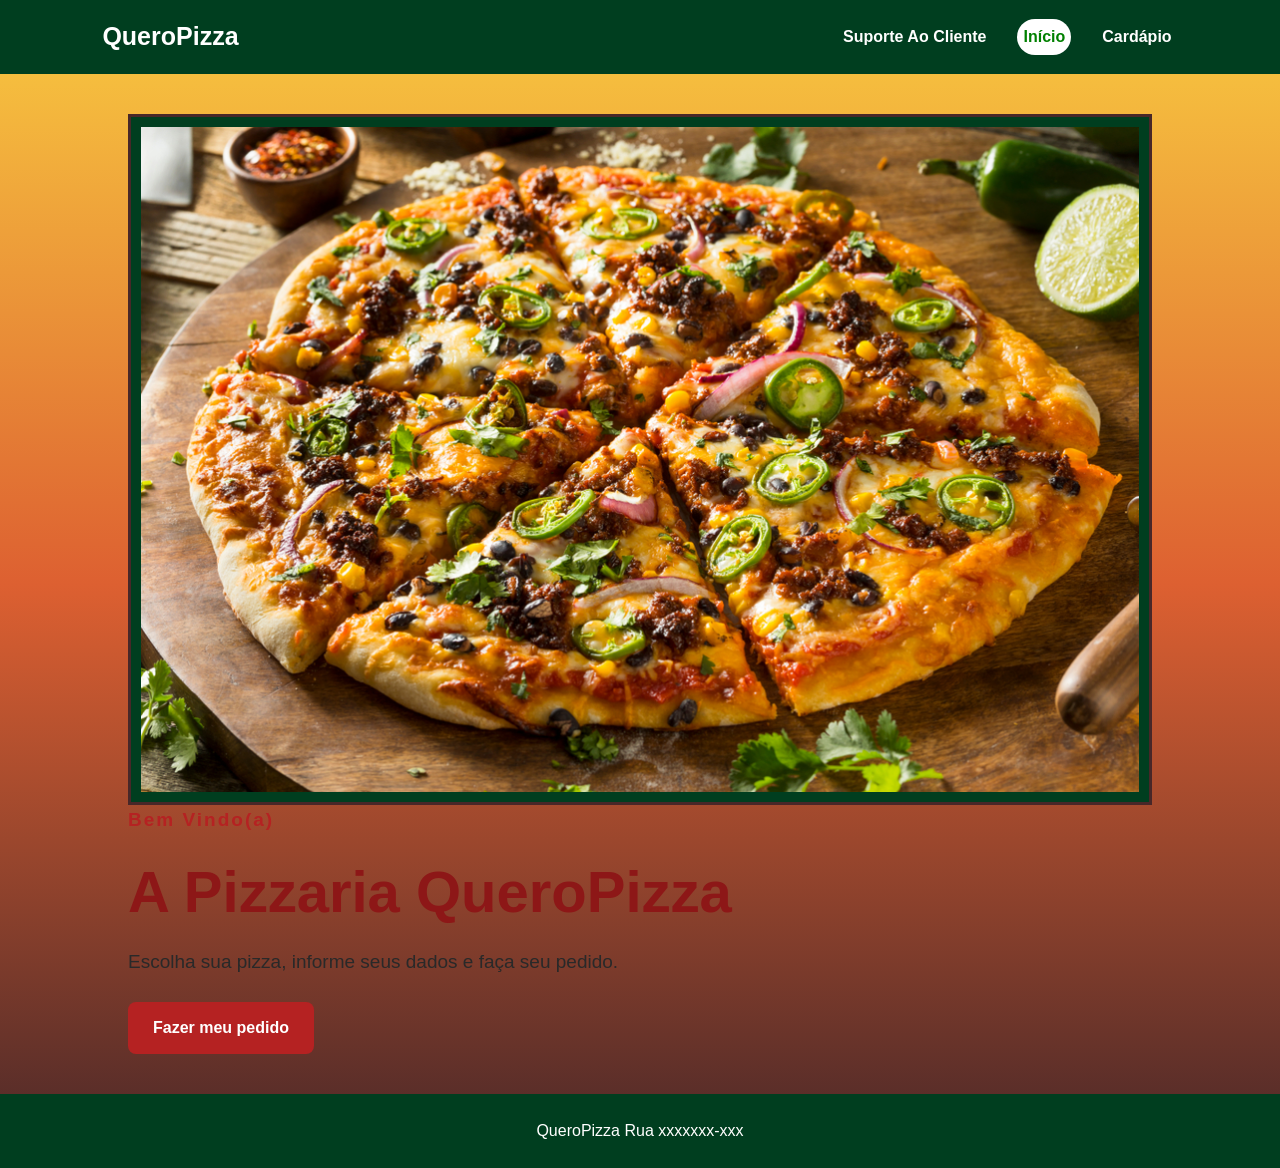
<file: index.html>
<!DOCTYPE html>
<html lang="pt-BR">
<head>
    <meta charset="UTF-8">
    <meta name="viewport" content="width=device-width, initial-scale=1.0">
    <title>Pizzaria QueroPizza</title>
    <link rel="stylesheet" href="css/style.css">
    <link rel="stylesheet" href="css/reset.css">
</head>
<body>

<header>
    <div class="logo">QueroPizza</div>
    <nav class="site-nav" aria-label="Menu Principal">
        <a href="contato.html">Suporte Ao Cliente</a>
        <a href="index.html" aria-current="page">Início</a>
        <a href="cardapio.html">Cardápio</a>
    </nav>
</header>
<main>
    <section id="inicio" class="hero">
        <div>
          <img class="imagem-principal"src="./images/pizza-mexicana.jpg" alt="">
            <p class="tag">Bem Vindo(a)</p>
            <h1>A Pizzaria QueroPizza</h1>
            <p>Escolha sua pizza, informe seus dados e faça seu pedido.</p>
            <a class="botao" href="cardapio.html">Fazer meu pedido</a>
        </div>
    </section>
</main>

<footer>
    <p>QueroPizza Rua xxxxxxx-xxx</p>
</footer>

<script>
    function pedirPizza(nomePizza) {
        window.location.href = "pedido.html?pizza=" + encodeURIComponent(nomePizza);
    }
</script>
</body>
</html>
</file>
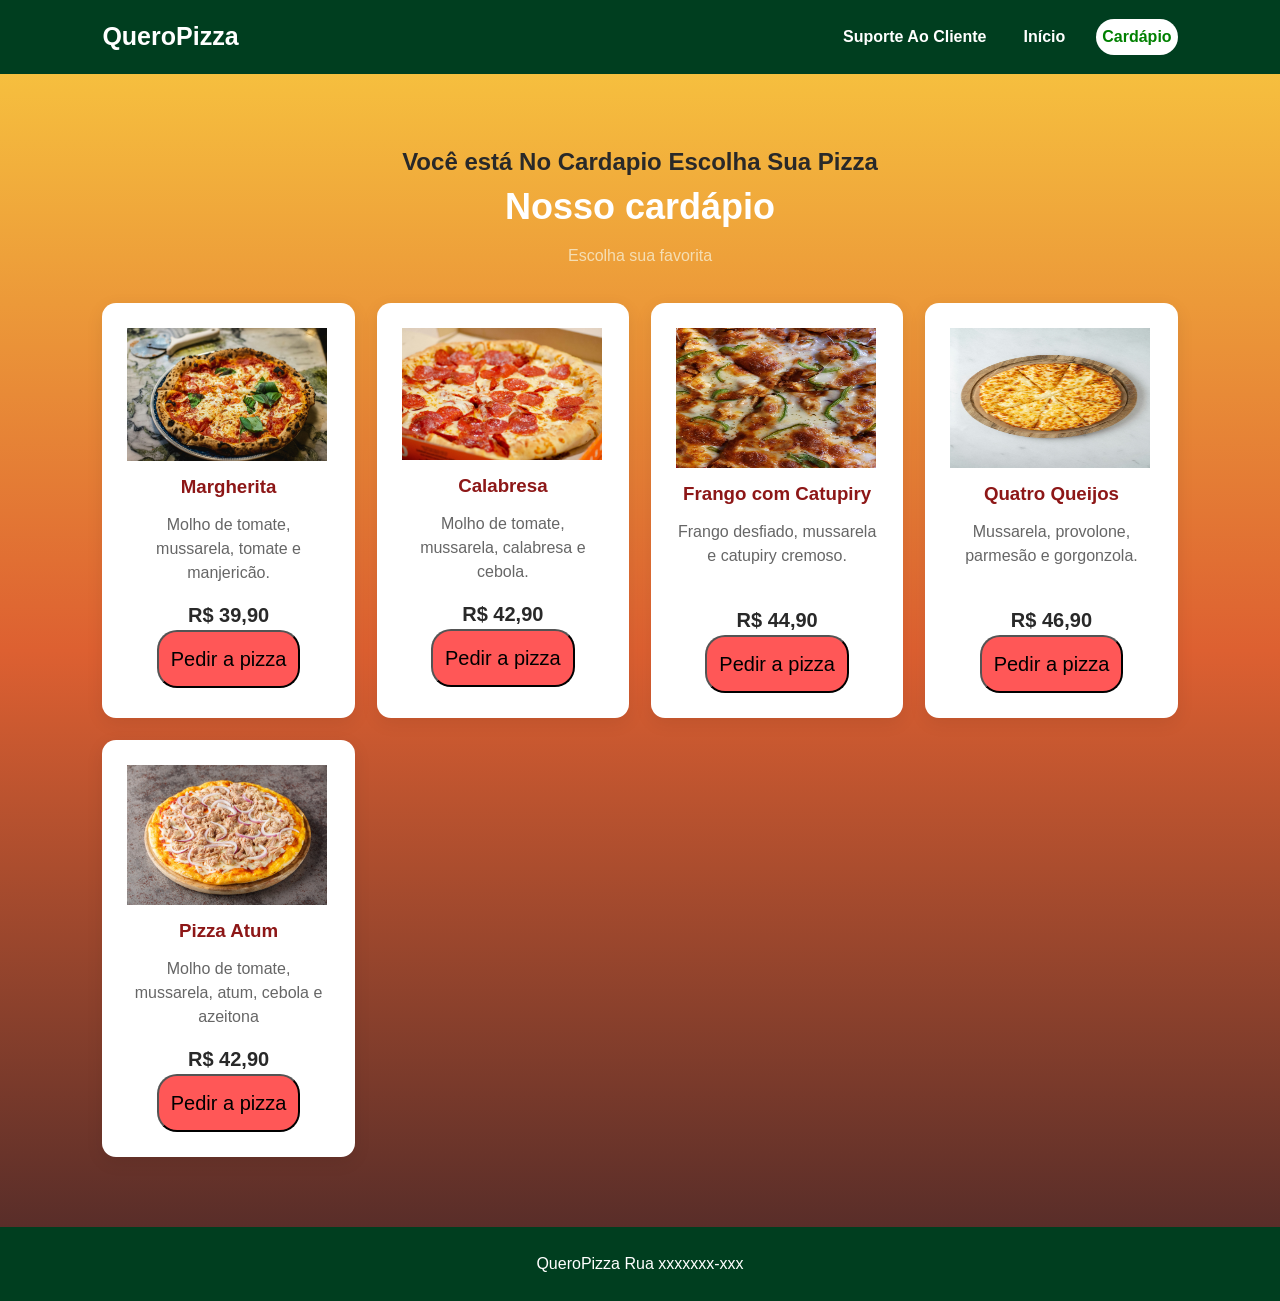
<file: cardapio.html>
<!DOCTYPE html>
<html lang="en">
<head>
  <meta charset="UTF-8">
  <meta name="viewport" content="width=device-width, initial-scale=1.0">
  <title>Cardápio</title>
  <link rel="stylesheet" href="css/style.css">
  <link rel="stylesheet" href="css/reset.css">
</head>
<body>
<header>
    <div class="logo">QueroPizza</div>
    <nav class="site-nav" aria-label="Menu principal">
        <a href="contato.html">Suporte Ao Cliente</a>
        <a href="index.html">Início</a>
        <a href="cardapio.html" aria-current="page">Cardápio</a>
    </nav>
</header>

<section id="cardapio" class="secao">
    <h1>Você está No Cardapio Escolha Sua Pizza</h1>
    <h2>Nosso cardápio</h2>
    <p class="subtitulo">Escolha sua favorita</p>

    <div class="cards">
        <article class="card">
            <div class="pizza">
                <img src="./images/pizza_margherita.jpg" width="200" alt="pizza_margherita">
            </div>
            <h3>Margherita</h3>
            <p>Molho de tomate, mussarela, tomate e manjericão.</p>
            <strong>R$ 39,90</strong>
            <button class="card-pizza__botao" onclick="pedirPizza('Margherita - R$ 39,90')">
                Pedir a pizza
            </button>
        </article>
        <article class="card">
            <div class="pizza">
                <img src="./images/pizza_calabresa.jpg" width="200" alt="pizza-calabresa">
            </div>
            <h3>Calabresa</h3>
            <p>Molho de tomate, mussarela, calabresa e cebola.</p>
            <strong>R$ 42,90</strong>
            <button class="card-pizza__botao" onclick="pedirPizza('Calabresa - R$ 42,90')">
                Pedir a pizza
            </button>
        </article>

        <article class="card">
            <div class="pizza">
                <img src="./images/pizza_frango_catupiry.jpg" alt="pizza_frango_catupiry" width="200" height="140">
            </div>
            <h3>Frango com Catupiry</h3>
            <p>Frango desfiado, mussarela e catupiry cremoso.</p>
            <strong>R$ 44,90</strong>
            <button class="card-pizza__botao" onclick="pedirPizza('Frango com Catupiry - R$ 44,90')">
                Pedir a pizza
            </button>
        </article>

        <article class="card">
            <div class="pizza">
                <img src="./images/pizza_quatro_queijo.jpg" alt="pizza_quatro_queijo" width="200" height="140">
            </div>
            <h3>Quatro Queijos</h3>
            <p>Mussarela, provolone, parmesão e gorgonzola.</p>
            <strong>R$ 46,90</strong>
            <button class="card-pizza__botao" onclick="pedirPizza('Quatro Queijos - R$ 46,90')">
                Pedir a pizza
            </button>
        </article>
        <!---- pizza atum -->
        <article class="card">
            <div class="pizza">
                <img src="./images/pizza-atum.jpg" alt="pizza_quatro_queijo" width="200" height="140">
            </div>
            <h3>Pizza Atum</h3>
            <p>Molho de tomate, mussarela, atum, cebola e azeitona</p>
            <strong>R$ 42,90</strong>
            <button class="card-pizza__botao" onclick="pedirPizza('Pizza Atum - R$ 42,90')">
                Pedir a pizza
            </button>
        </article>


    </div>
</section>
    </main>

<footer>
    <p>QueroPizza Rua xxxxxxx-xxx</p>
</footer>
<script>
    function pedirPizza(nomePizza) {
        window.location.href = "pedido.html?pizza=" + encodeURIComponent(nomePizza);
    }
</script>

</body>
</html>
</file>
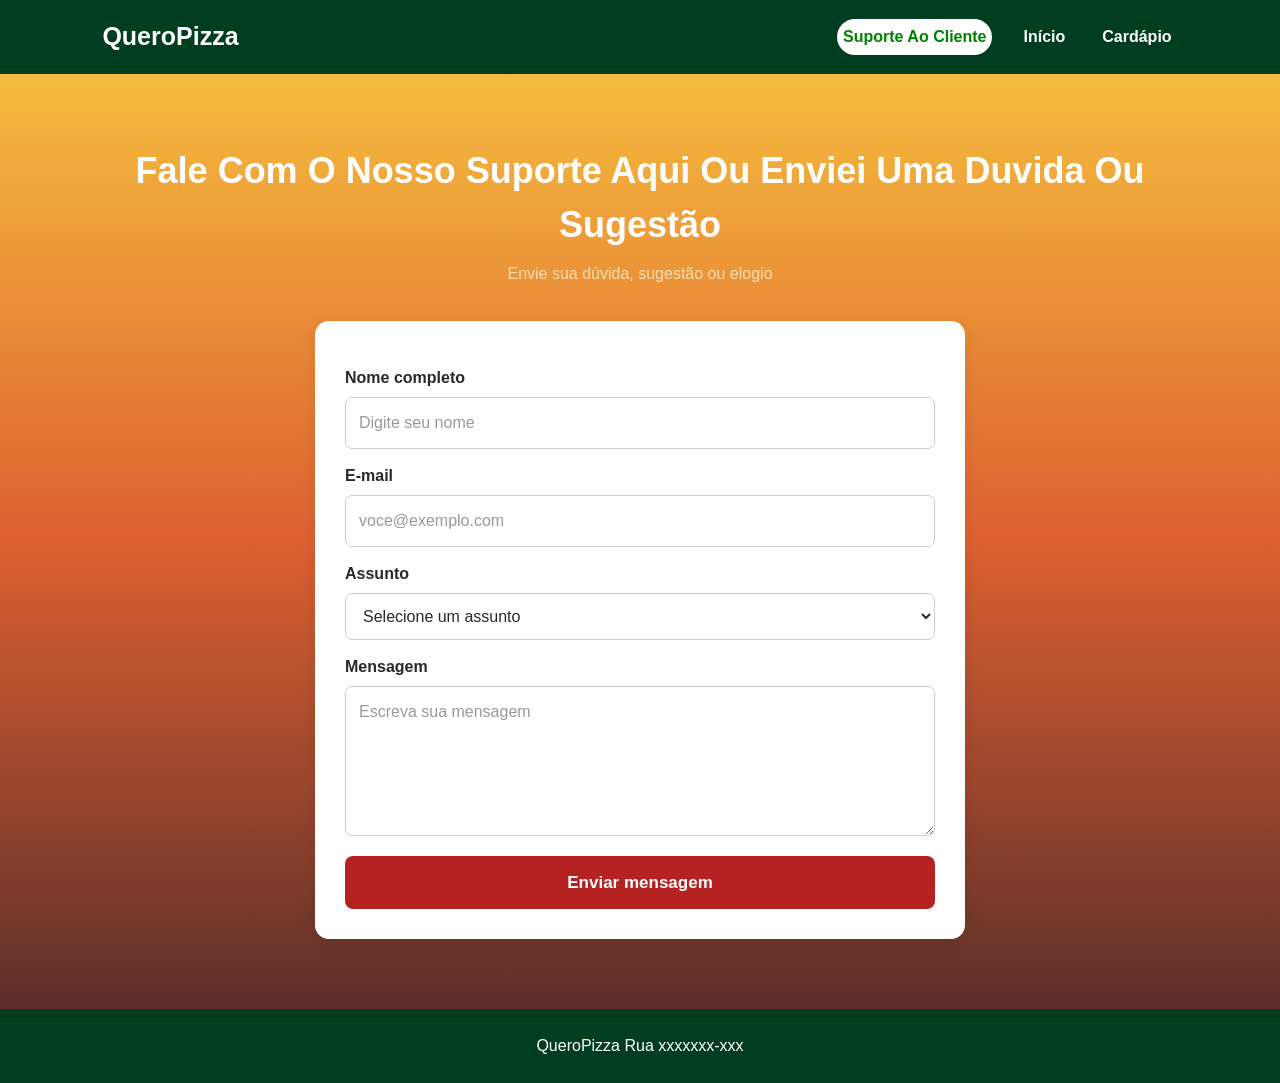
<file: contato.html>
<!DOCTYPE html>
<html lang="pt-BR">
<head>
    <meta charset="UTF-8">
    <meta name="viewport" content="width=device-width, initial-scale=1.0">
    <title>Suporte ao cliente</title>
    <link rel="stylesheet" href="css/contato.css">
    <link rel="stylesheet" href="css/reset.css">
    <link rel="stylesheet" href="css/style.css">
</head>
<body>

<header>
    <div class="logo">QueroPizza</div>
    <nav class="site-nav">
      <a href="contato.html" aria-current="page">Suporte Ao Cliente</a>
        <a href="index.html">Início</a>
        <a href="cardapio.html">Cardápio</a>
    </nav>
</header>

<main>
    <section class="secao contato">
        <h2>Fale Com O Nosso Suporte Aqui Ou Enviei Uma Duvida Ou Sugestão</h2>
        <p class="subtitulo">Envie sua dúvida, sugestão ou elogio</p>

        <form id="contatoForm">
            <label for="nome">Nome completo</label>
            <input type="text" id="nome" name="nome" placeholder="Digite seu nome" required>

            <label for="email">E-mail</label>
            <input type="email" id="email" name="email" placeholder="voce@exemplo.com" required>

            <label for="assunto">Assunto</label>
            <select id="assunto" name="assunto" required>
                <option value="">Selecione um assunto</option>
                <option value="duvida">Dúvida</option>
                <option value="sugestao">Sugestão</option>
                <option value="elogio">Elogio</option>
                <option value="outro">Outro</option>
            </select>

            <label for="mensagem">Mensagem</label>
            <textarea id="mensagem" name="mensagem" rows="5" placeholder="Escreva sua mensagem" required></textarea>

            <button type="submit" class="botao enviar">Enviar mensagem</button>
        </form>

        <div id="resultado" class="resultado"></div>
    </section>
</main>

<footer>
    <p>QueroPizza Rua xxxxxxx-xxx</p>
</footer>

<script>
    document.getElementById("contatoForm").addEventListener("submit", function (evento) {
        evento.preventDefault();

        const nome = document.getElementById("nome").value;
        const assunto = document.getElementById("assunto").value;

        document.getElementById("resultado").textContent =
            "Obrigado, " + nome + "! Sua mensagem sobre \"" + assunto + "\" foi recebida.";

        this.reset();
    });
</script>

</body>
</html>
</file>
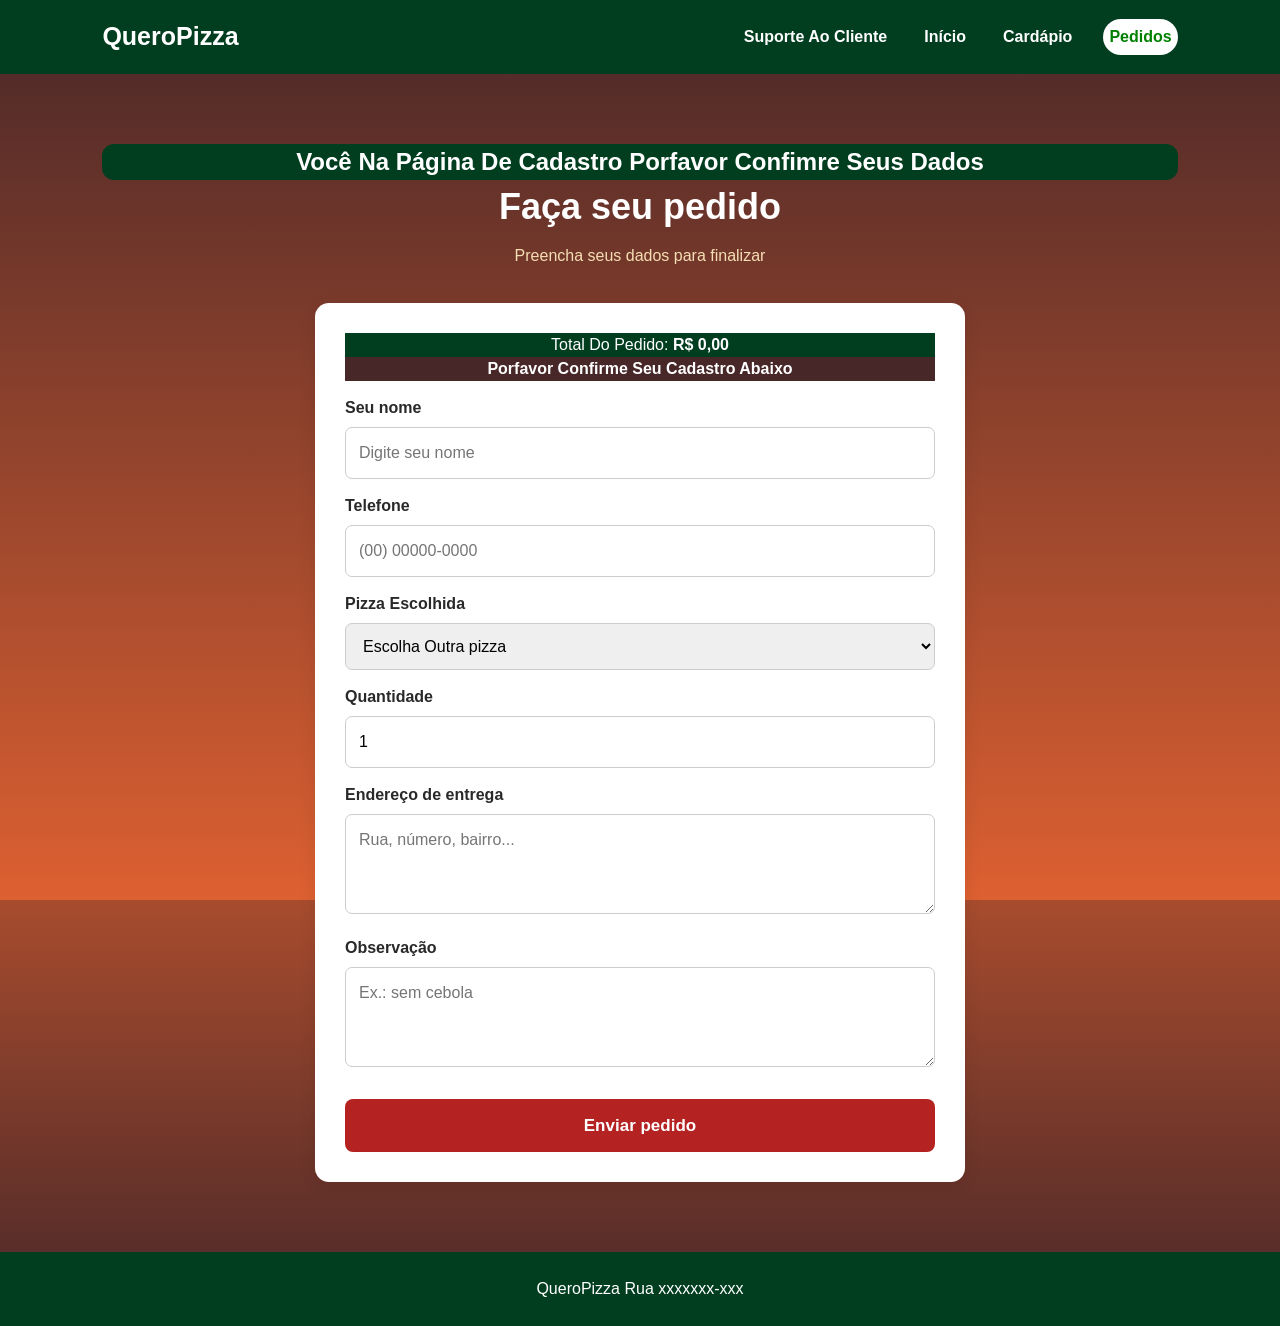
<file: pedido.html>
<!DOCTYPE html>
<html lang="pt-BR">
<head>
    <meta charset="UTF-8">
    <meta name="viewport" content="width=device-width, initial-scale=1.0">
    <title>Pedidos</title>
    <link rel="stylesheet" href="css/style.css">
    <link rel="stylesheet" href="css/reset.css">
</head>
<body>

<header>
    <div class="logo">QueroPizza</div>
    <nav class="site-nav">
        <a href="contato.html">Suporte Ao Cliente</a>
        <a href="index.html">Início</a>
        <a href="cardapio.html">Cardápio</a>
        <a href="pedido.html" aria-current="page">Pedidos</a>

    </nav>
</header>

<main>
    <section class="secao pedido">
        <h1 class="cadastro">Você Na Página De Cadastro Porfavor Confimre Seus Dados</h1>
        <h2>Faça seu pedido</h2>

        <p class="subtitulo">Preencha seus dados para finalizar</p>



        <form id="pedidoForm">
          <p class="total">Total Do Pedido: <strong id="total">R$ 0,00</strong></p>
          <p class="mensagem-consulta"><strong>Porfavor Confirme Seu Cadastro Abaixo</strong></p>
            <label for="nome">Seu nome</label>
            <input type="text" id="nome" placeholder="Digite seu nome" required>

            <label for="telefone">Telefone</label>
            <input type="tel" id="telefone" placeholder="(00) 00000-0000" required>

            <label for="pizzaEscolhida">Pizza Escolhida</label>
            <select id="pizzaEscolhida" required>
                <option value="">Escolha Outra pizza</option>
                <option value="Margherita - R$ 39,90">Margherita - R$ 39,90</option>
                <option value="Calabresa - R$ 42,90">Calabresa - R$ 42,90</option>
                <option value="Frango com Catupiry - R$ 44,90">Frango com Catupiry - R$ 44,90</option>
                <option value="Quatro Queijos - R$ 46,90">Quatro Queijos - R$ 46,90</option>
                 <option value="Pizza Atum - R$ 42,90">Pizza Atum - R$ 42,90</option>
            </select>

            <label for="quantidade">Quantidade</label>
            <input type="number" id="quantidade" min="1" max="20" value="1" required>

            <label for="endereco">Endereço de entrega</label>
            <textarea id="endereco" rows="3" placeholder="Rua, número, bairro..." required></textarea>

            <label for="observacao">Observação</label>
            <textarea id="observacao" rows="3" placeholder="Ex.: sem cebola"></textarea>


            <button type="submit" class="botao enviar">Enviar pedido</button>

        </form>

        <div id="resultado" class="resultado"></div>
    </section>
</main>

<footer>
    <p>QueroPizza Rua xxxxxxx-xxx</p>
</footer>

<script>
    const campoPizza = document.getElementById("pizzaEscolhida");
    const campoQuantidade = document.getElementById("quantidade");
    const campoTotal = document.getElementById("total");

    // Pega o preço do texto da opção, ex.: "Margherita - R$ 39,90" -> 39.90
    function extrairPreco(textoPizza) {
        const partes = textoPizza.split("R$");
        if (partes.length < 2) return 0;
        return parseFloat(partes[1].trim().replace(".", "").replace(",", "."));
    }

    function formatarReal(valor) {
        return valor.toLocaleString("pt-BR", { style: "currency", currency: "BRL" });
    }

    function atualizarTotal() {
        const preco = extrairPreco(campoPizza.value);
        const quantidade = parseInt(campoQuantidade.value, 10) || 0;
        campoTotal.textContent = formatarReal(preco * quantidade);
    }

    // Preenche a pizza vinda da URL, se houver
    const params = new URLSearchParams(window.location.search);
    const pizzaDaUrl = params.get("pizza");
    if (pizzaDaUrl) {
        campoPizza.value = pizzaDaUrl;
    }

    campoPizza.addEventListener("change", atualizarTotal);
    campoQuantidade.addEventListener("input", atualizarTotal);
    atualizarTotal();

    // Confirmação ao enviar o formulário
    document.getElementById("pedidoForm").addEventListener("submit", function (evento) {
        evento.preventDefault();

        const nome = document.getElementById("nome").value;
        const pizza = campoPizza.value;
        const quantidade = campoQuantidade.value;
        const endereco = document.getElementById("endereco").value;
        const total = formatarReal(extrairPreco(pizza) * parseInt(quantidade, 10));

        document.getElementById("resultado").textContent =
            "Obrigado, " + nome + "! Seu pedido de " + quantidade + " x " + pizza +
            " foi recebido. Total: " + total + ". Entregaremos em: " + endereco;

        this.reset();
        campoTotal.textContent = formatarReal(0);
    });
</script>
</body>
</html>
</file>
<file: css/style.css>
:root{
--espresso: #482728ff;
--spicy-paprika: #dd6031ff;
--deep-forest: #003e1fff;
--golden-pollen: #f9cb40ff;
--vibrant-coral: #ff5757ff;
}
* {
    margin: 0;
    padding: 0;
    box-sizing: border-box;
    background-attachment: fixed;
}

html {
    scroll-behavior: smooth;
}

body {
    font-family: Arial, Helvetica, sans-serif;
    background: linear-gradient(to top ,#482728ff, #dd6031ff,#f9cb40ff);
    color: #292929;
}

header {
    background: #003e1fff;
    color: white;
    padding: 18px 8%;
    display: flex;
    justify-content: space-between;
    align-items: center;
    position: sticky;
    top: 0;
    z-index: 1000;

}

.site-nav a[aria-current="page"]{
  background-color: white;
  color: green;
}
.imagem-principal{
  background-color: var(--deep-forest);
  padding: 10px;
  border: 3px solid var(--espresso);
}

.logo {
    font-size: 25px;
    font-weight: bold;
}

nav {
    display: flex;
    gap: 25px;
}

nav a {
    color: white;
    border-radius: 20px;
    padding: 6px;
    text-decoration: none;
    font-weight: bold;
}

nav a:hover {
    text-decoration: none;
    color: #f9cb40ff;
    background-color: white;
    border-radius: 20px;
}

.hero {
    min-height: 420px;
    padding: 40px 10%;
    display: flex;
    align-items: center;
    justify-content: space-between;
    background-color:none ;
}

.hero h1 {
    font-size: 58px;
    color: #8d1717;
    margin: 12px 0;
}

.hero p {
    font-size: 19px;
    line-height: 1.6;
    max-width: 550px;
}

.tag {
    color: #b52222;
    font-weight: bold;
    letter-spacing: 2px;
}

.pizza-grande {
    font-size: 190px;
    filter: drop-shadow(8px 10px 5px rgba(0,0,0,0.2));
}

.botao {
    display: inline-block;
    margin-top: 25px;
    padding: 14px 25px;
    border: none;
    border-radius: 8px;
    background: #b52222;
    color: white;
    text-decoration: none;
    font-weight: bold;
    cursor: pointer;
}

.botao:hover {
    background: #8d1717;
    color: var(--golden-pollen);
}

.secao {
    padding: 70px 8%;
    text-align: center;
}

.secao h2 {
    font-size: 36px;
    color: white;
}

.subtitulo {
    margin: 10px 0 35px;
    color: wheat;
}

.cadastro{
  background-color: var(--deep-forest);
  color: #fff;
  border-radius: 12px;
}

.cards {
    display: grid;
    grid-template-columns: repeat(4, 1fr);
    gap: 22px;
    max-width: 1100px;
    margin: auto;
}

.card {
    background: white;
    padding: 25px;
    border-radius: 14px;
    box-shadow: 0 5px 18px rgba(0,0,0,0.08);
}

.card .pizza {
    font-size: 70px;
}

.card h3 {
    color: #8d1717;
    margin: 12px 0;
}

.card p {
    color: #666;
    line-height: 1.5;
    min-height: 70px;
}

.card strong {
    display: block;
    margin-top: 15px;
    font-size: 20px;
}
.card-pizza__botao{
  background-color: var(--vibrant-coral);
  border-radius: 20px;
  font-size: 20px;
  padding: 12px;
  font-family: 'Lucida Sans', 'Lucida Sans Regular', 'Lucida Grande', 'Lucida Sans Unicode', Geneva, Verdana, sans-serif;
}


.card-pizza__botao:hover{
  background-color: var(--vibrant-coral);
  color: var(--golden-pollen);
  border-radius: 20px;
  padding: 12px;
  font-size: 20px;
  font-family: 'Lucida Sans', 'Lucida Sans Regular', 'Lucida Grande', 'Lucida Sans Unicode', Geneva, Verdana, sans-serif;
}
.pedido {
    background-image: linear-gradient(to top, #dd6031ff,#482728ff);
    background-attachment: fixed;
}
.total{
  background-color: var(--deep-forest);
  text-align: center;
  color: white;
}
.mensagem-consulta{
  background-color: var(--espresso);
  color: #fff;
  text-align: center;

}

form {
    background: white;
    max-width: 650px;
    margin: auto;
    padding: 30px;
    border-radius: 14px;
    text-align: left;
    box-shadow: 0 5px 18px rgba(0,0,0,0.08);
}

label {
    display: block;
    margin: 15px 0 7px;
    font-weight: bold;
}

input,
select,
textarea {
    width: 100%;
    padding: 13px;
    border: 1px solid #ccc;
    border-radius: 7px;
    font-size: 16px;
    font-family: inherit;
}

textarea {
    resize: vertical;
}

.enviar {
    width: 100%;
    font-size: 17px;
}

.resultado {
    max-width: 650px;
    margin: 20px auto 0;
    padding: 20px;
    background: #e8f7e8;
    border-radius: 10px;
    display: none;
}

.resultado:not(:empty) {
    display: block;
}

footer {
    background: #003e1fff;
    color: white;
    padding: 25px;
    text-align: center;
}

@media (max-width: 850px) {
    header {
        flex-direction: column;
        gap: 15px;
    }

    .hero {
        text-align: center;
        flex-direction: column;
        gap: 30px;
    }

    .hero h1 {
        font-size: 42px;
    }

    .pizza-grande {
        font-size: 120px;
    }

    .cards {
        grid-template-columns: repeat(2, 1fr);
    }
}

@media (max-width: 550px) {
    .cards {
        grid-template-columns: 1fr;
    }

    nav {
        gap: 12px;
        font-size: 14px;
    }

    .hero {
        padding: 50px 6%;
    }

    .secao {
        padding: 50px 6%;
    }
}
</file>
<file: css/contato.css>
.contato {
    padding: 70px 8%;
    text-align: center;
}

.contato h2 {
    font-size: 36px;
    color: white;
    margin-bottom: 10px;
}

.contato .subtitulo {
    margin: 10px 0 35px;
    color: wheat;
}

.site-nav a[aria-current="page"]{
  background-color: white;
  color: green;
}

/* Cartão do formulário */
#contatoForm {
    display: flex;
    flex-direction: column;
    max-width: 650px;
    margin: 0 auto;
    padding: 30px;
    background: white;
    border-radius: 14px;
    box-shadow: 0 5px 18px rgba(0, 0, 0, 0.08);
    text-align: left;
}

/* Rótulos */
#contatoForm label {
    display: block;
    margin: 15px 0 7px;
    font-weight: bold;
    color: #292929;
}

/* Campos */
#contatoForm input,
#contatoForm select,
#contatoForm textarea {
    width: 100%;
    padding: 13px;
    font-family: inherit;
    font-size: 16px;
    color: #292929;
    background: #fff;
    border: 1px solid #ccc;
    border-radius: 7px;
    box-sizing: border-box;
    transition: border-color 0.2s, box-shadow 0.2s;
}

#contatoForm input::placeholder,
#contatoForm textarea::placeholder {
    color: #999;
}

#contatoForm input:focus,
#contatoForm select:focus,
#contatoForm textarea:focus {
    outline: none;
    border-color: var(--spicy-paprika);
    box-shadow: 0 0 0 3px rgba(221, 96, 49, 0.2);
}

#contatoForm select {
    cursor: pointer;
}

#contatoForm textarea {
    min-height: 150px;
    resize: vertical;
}

/* Botão de enviar */
#contatoForm .enviar {
    width: 100%;
    margin-top: 20px;
    padding: 14px 25px;
    font-family: inherit;
    font-size: 17px;
    font-weight: bold;
    color: white;
    background: #b52222;
    border: none;
    border-radius: 8px;
    cursor: pointer;
    transition: background 0.2s, transform 0.1s;
}

#contatoForm .enviar:hover {
    background: #8d1717;
    color: var(--golden-pollen);
}

#contatoForm .enviar:active {
    transform: scale(0.98);
}

/* Mensagem de confirmação */
.contato .resultado {
    max-width: 650px;
    margin: 20px auto 0;
}

/* Celular */
@media (max-width: 550px) {
    .contato {
        padding: 50px 6%;
    }

    .contato h2 {
        font-size: 30px;
    }

    #contatoForm {
        padding: 20px;
    }
}

.site-nav a[aria-current="page"] {
  background-color: var(--espresso);
  color: var(--golden-pollen);

}
</file>
